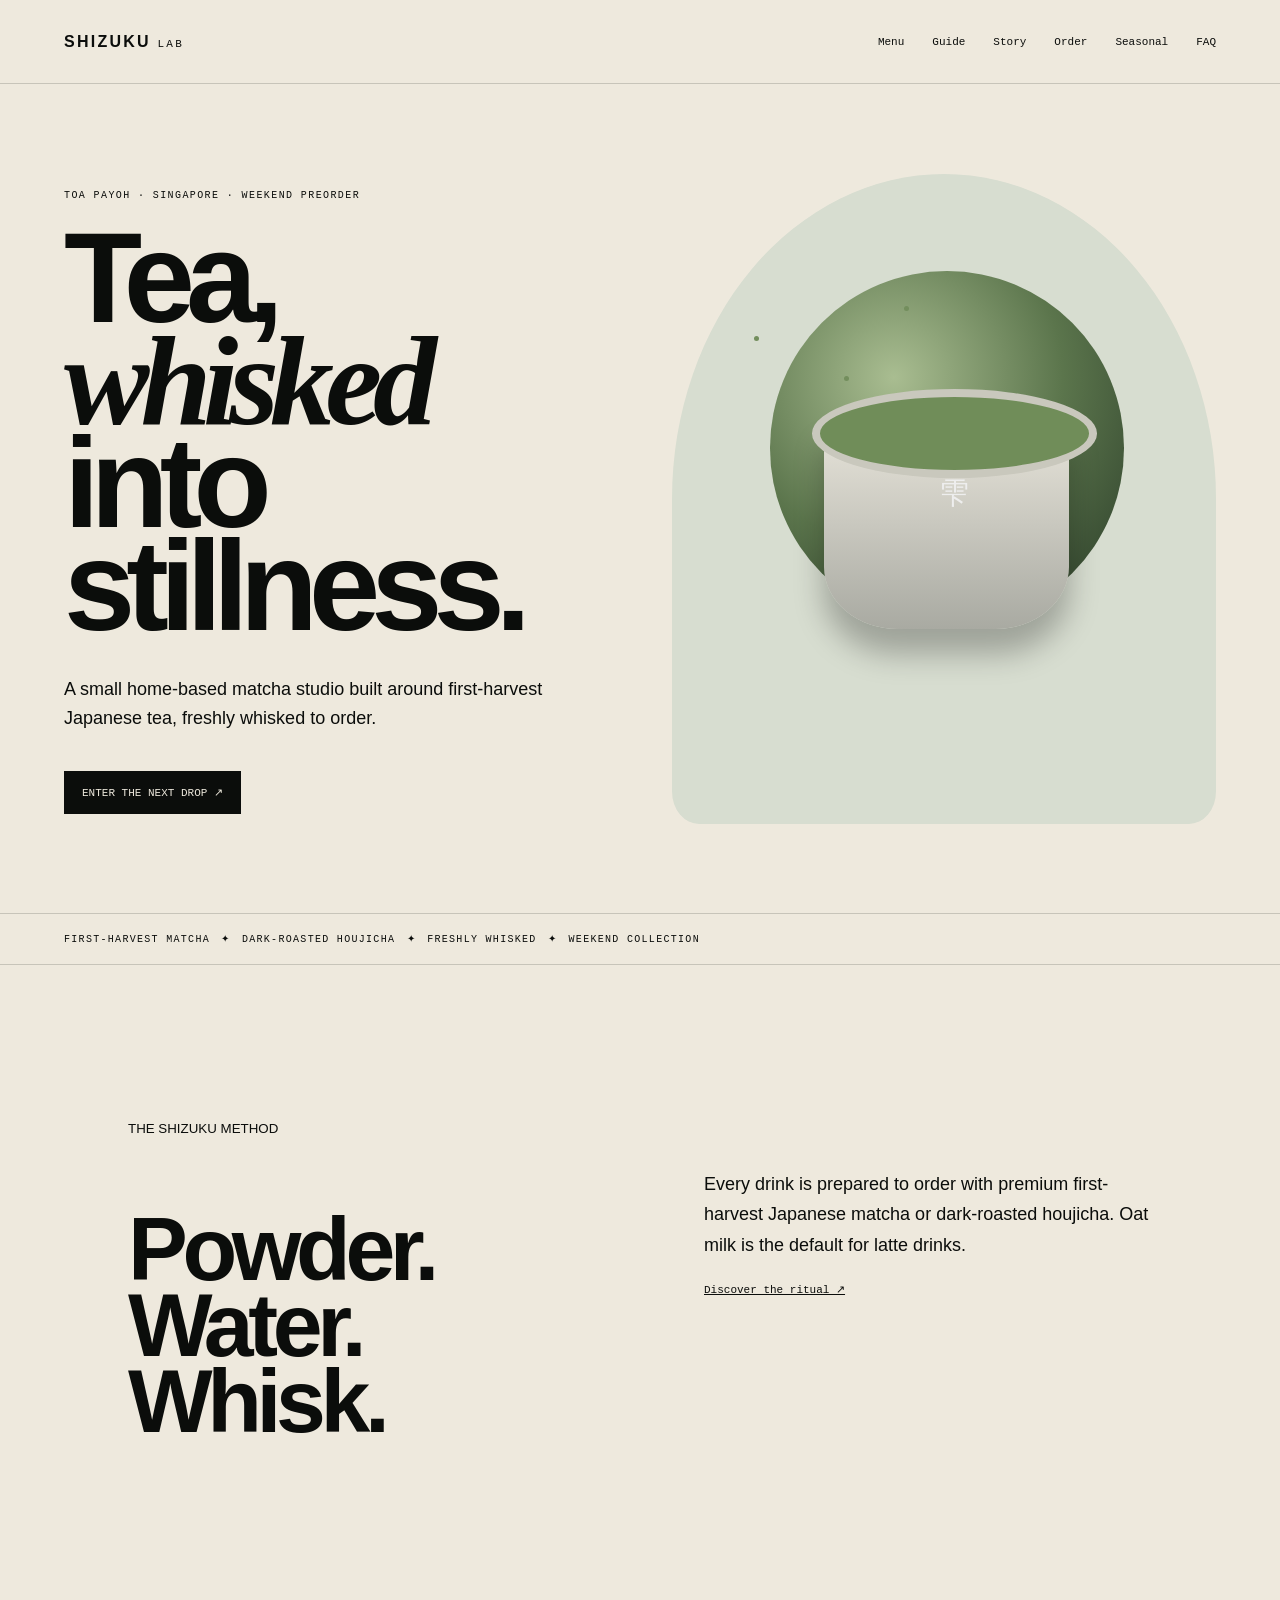
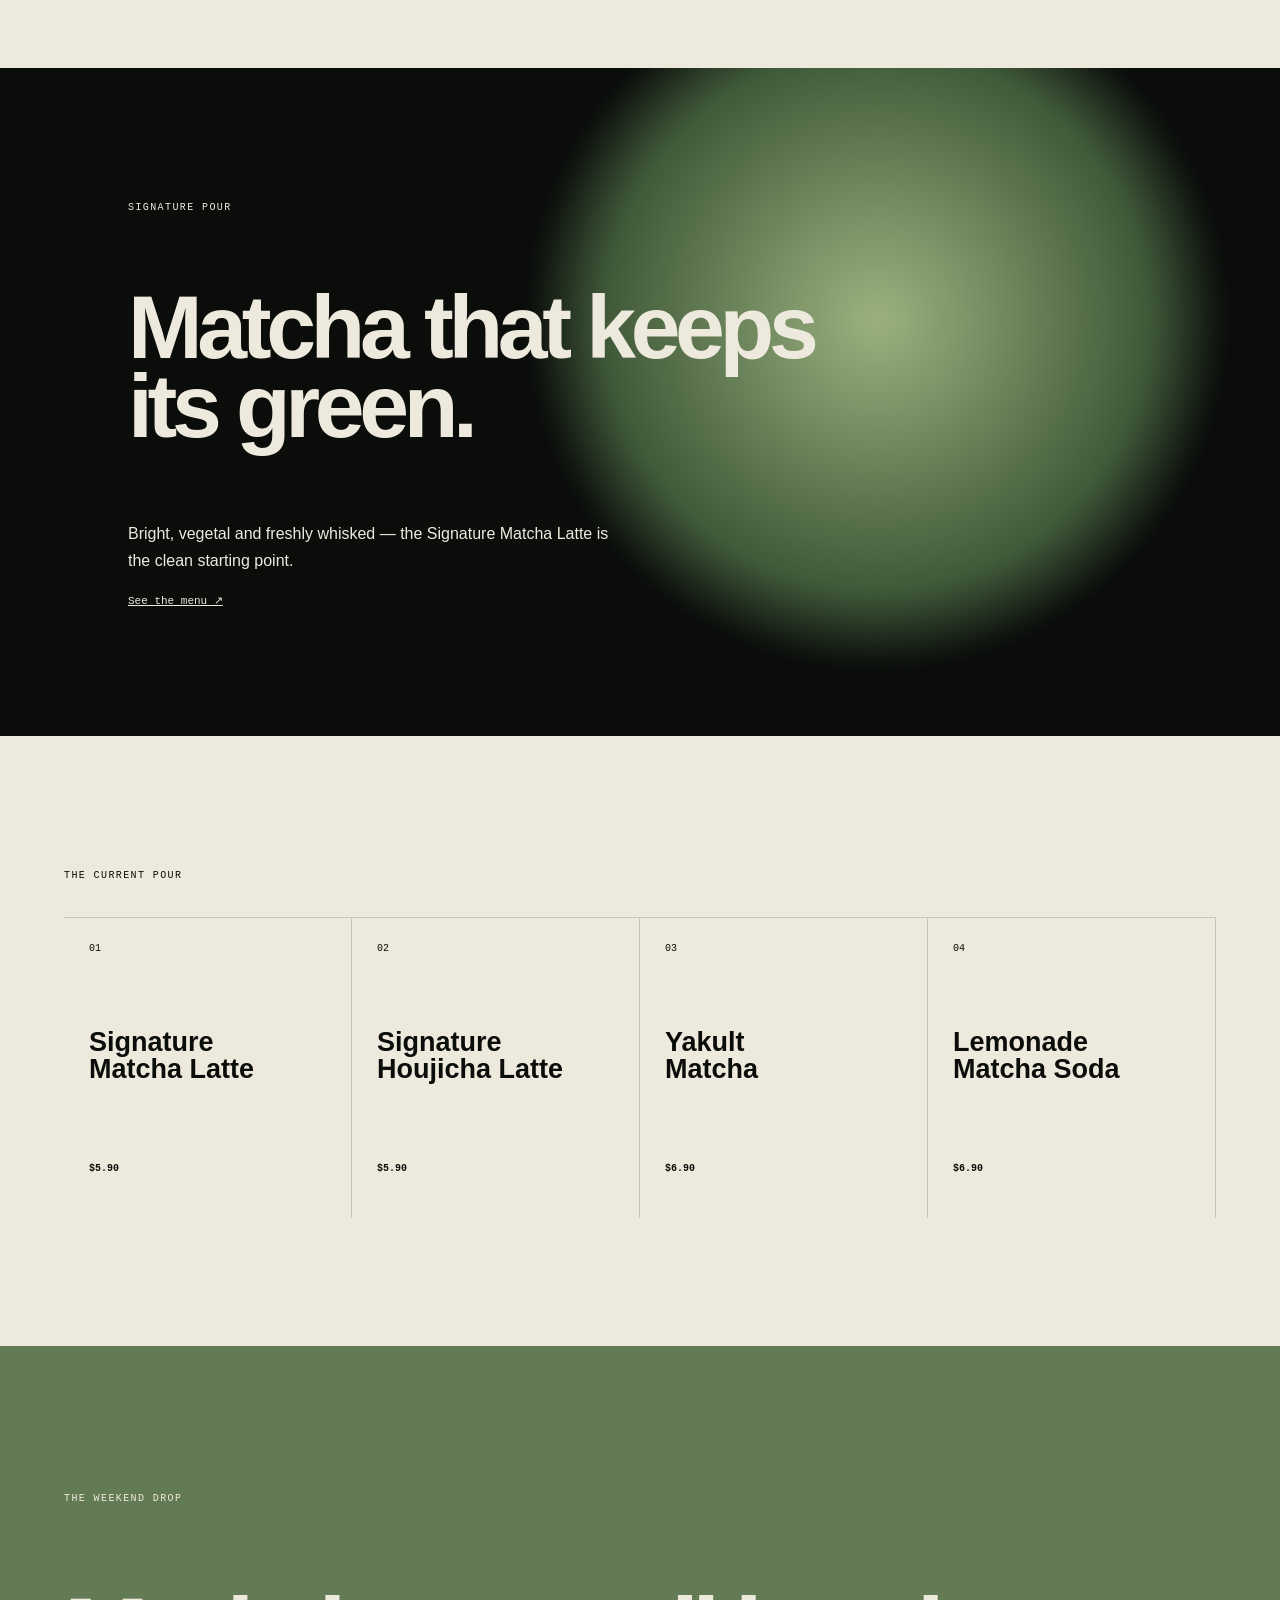
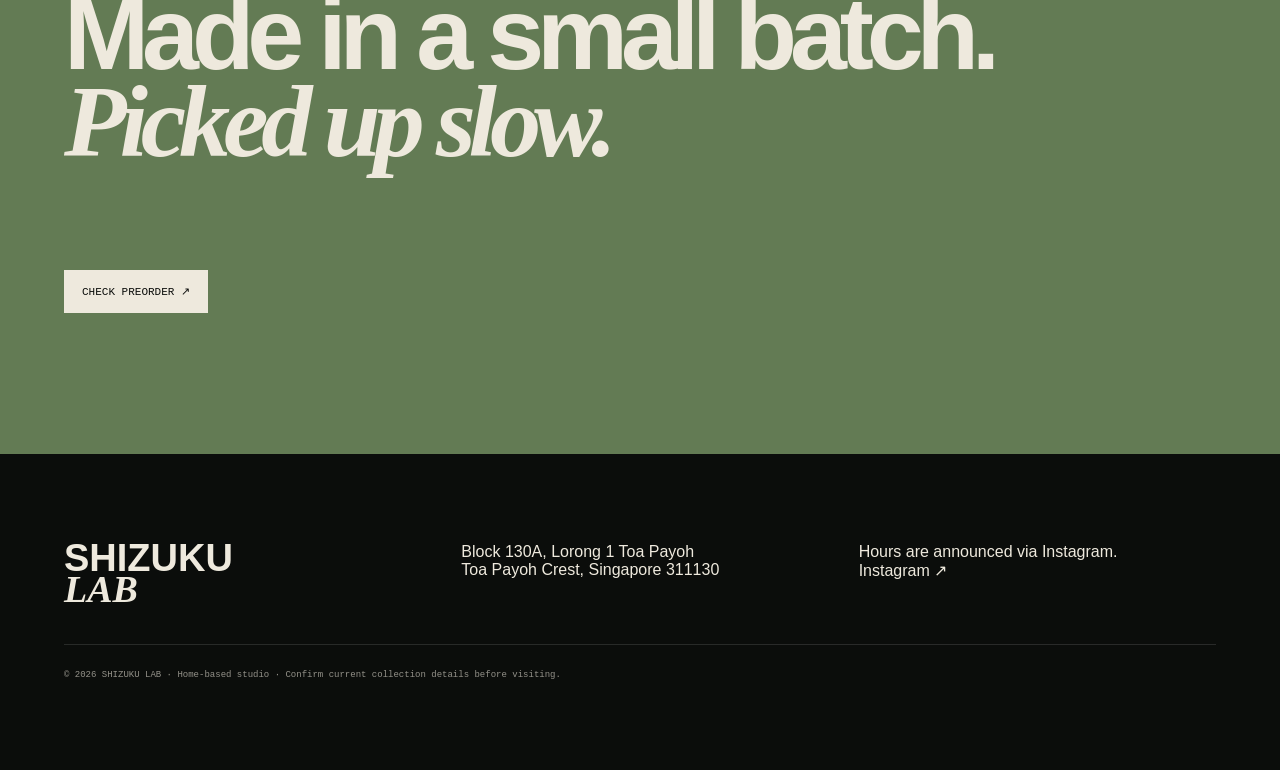
<file: index.html>
<!doctype html><html lang="en"><head><meta charset="utf-8"><meta name="viewport" content="width=device-width,initial-scale=1"><meta name="description" content="Shizuku Lab — freshly whisked Japanese matcha and dark-roasted houjicha in Toa Payoh, Singapore."><title>Shizuku Lab — Matcha Studio</title><link rel="stylesheet" href="css/style.css"></head><body><div class="loader">SHIZUKU LAB</div><header><a class="logo" href="index.html">SHIZUKU <b>LAB</b></a><button id="toggle">MENU</button><nav><a href="menu.html">Menu</a><a href="guide.html">Guide</a><a href="story.html">Story</a><a href="order.html">Order</a><a href="seasonal.html">Seasonal</a><a href="faq.html">FAQ</a></nav></header><main><section class="hero"><div><small>TOA PAYOH · SINGAPORE · WEEKEND PREORDER</small><h1>Tea,<br><i>whisked</i><br>into stillness.</h1><p>A small home-based matcha studio built around first-harvest Japanese tea, freshly whisked to order.</p><a class="btn" href="order.html">Enter the next drop ↗</a></div><div class="visual"><div class="tea"><span>雫</span></div><i></i></div></section><div class="ticker">FIRST-HARVEST MATCHA　✦　DARK-ROASTED HOUJICHA　✦　FRESHLY WHISKED　✦　WEEKEND COLLECTION</div><section class="split reveal"><div><small>THE SHIZUKU METHOD</small><h2>Powder.<br>Water.<br>Whisk.</h2></div><div><p>Every drink is prepared to order with premium first-harvest Japanese matcha or dark-roasted houjicha. Oat milk is the default for latte drinks.</p><a href="story.html">Discover the ritual ↗</a></div></section><section class="dark reveal"><div class="ink"></div><div><small>SIGNATURE POUR</small><h2>Matcha that keeps its green.</h2><p>Bright, vegetal and freshly whisked — the Signature Matcha Latte is the clean starting point.</p><a href="menu.html">See the menu ↗</a></div></section><section class="menu-preview reveal"><small>THE CURRENT POUR</small><div class="grid"><article>01<h3>Signature<br>Matcha Latte</h3><b>$5.90</b></article><article>02<h3>Signature<br>Houjicha Latte</h3><b>$5.90</b></article><article>03<h3>Yakult<br>Matcha</h3><b>$6.90</b></article><article>04<h3>Lemonade<br>Matcha Soda</h3><b>$6.90</b></article></div></section><section class="closing"><small>THE WEEKEND DROP</small><h2>Made in a small batch.<br><i>Picked up slow.</i></h2><a class="btn light" href="order.html">Check preorder ↗</a></section></main><footer><strong>SHIZUKU<br><i>LAB</i></strong><div>Block 130A, Lorong 1 Toa Payoh<br>Toa Payoh Crest, Singapore 311130</div><div>Hours are announced via Instagram.<br><a href="https://www.instagram.com/shizukulab.matcha/" target="_blank">Instagram ↗</a></div><small>© 2026 SHIZUKU LAB · Home-based studio · Confirm current collection details before visiting.</small></footer><script src="js/app.js"></script></body></html>
</file>
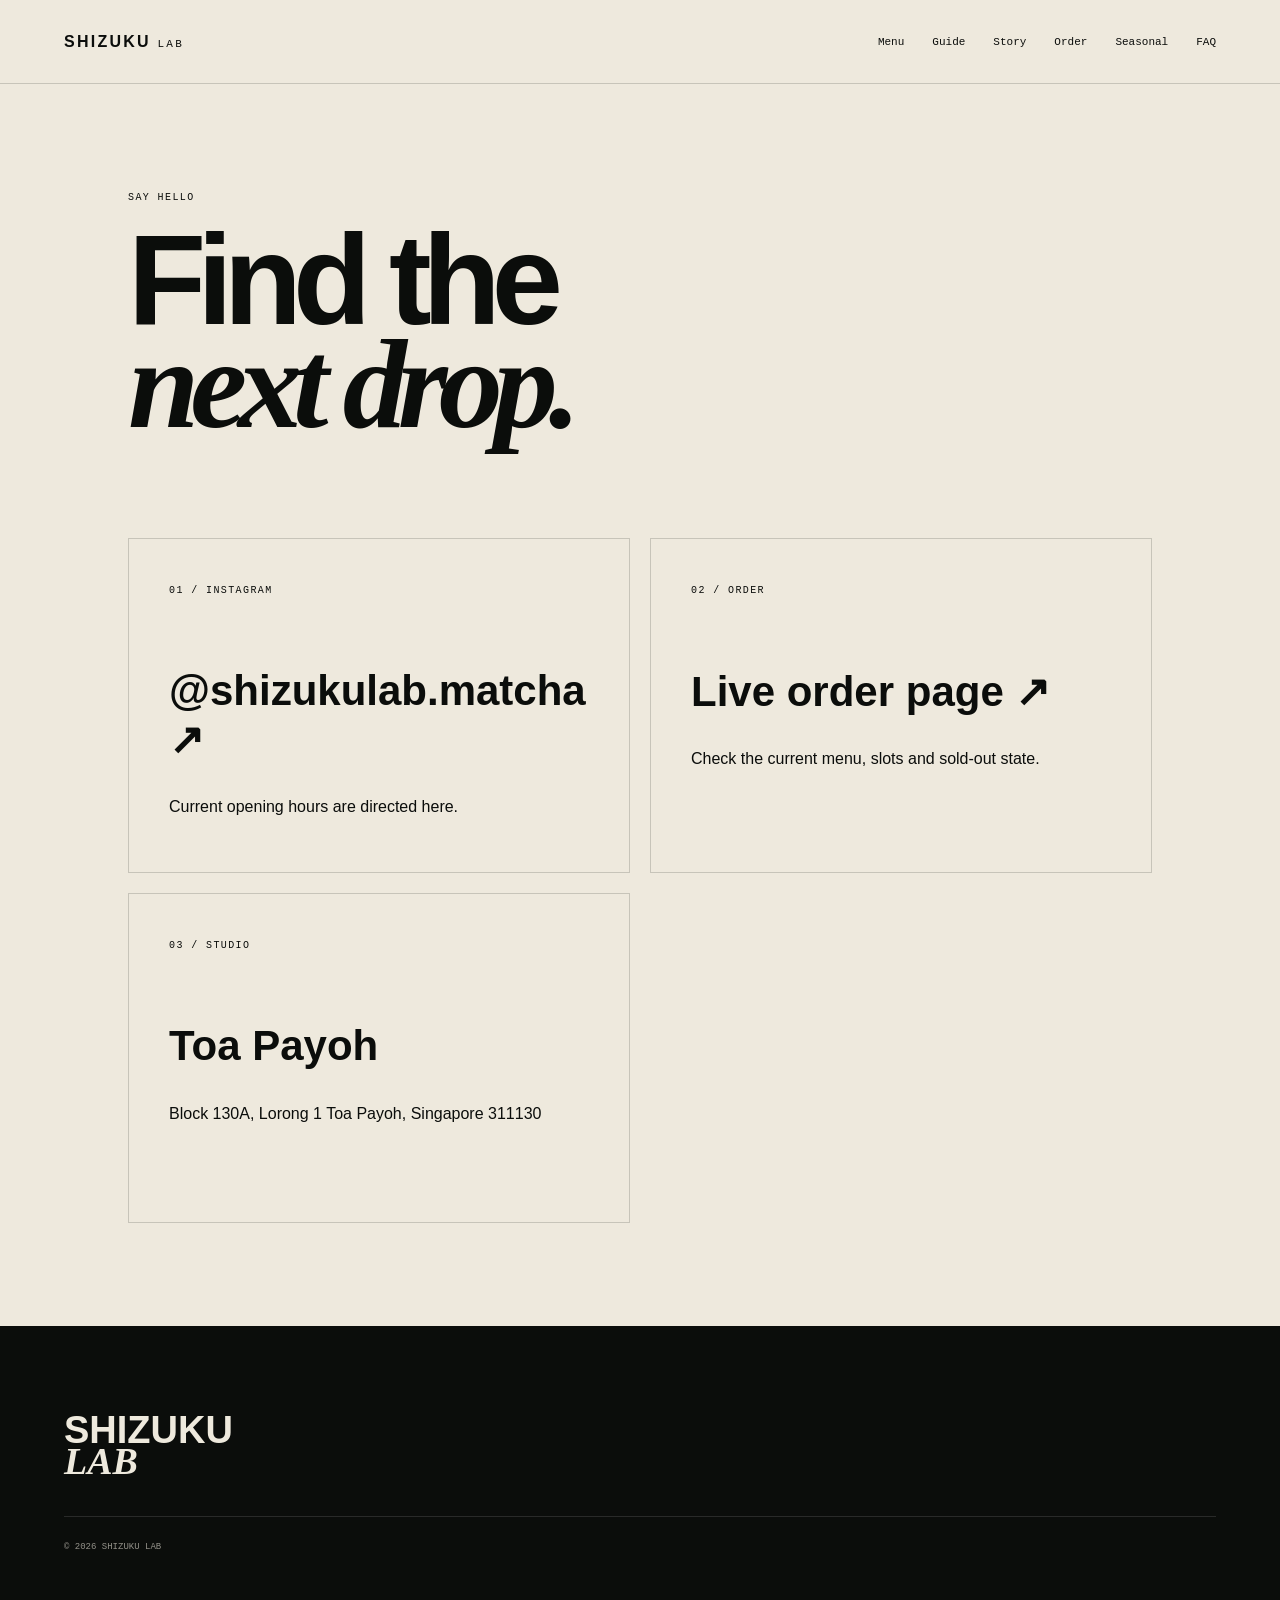
<file: contact.html>
<!doctype html><html><head><meta charset="utf-8"><meta name="viewport" content="width=device-width,initial-scale=1"><title>Contact — Shizuku Lab</title><link rel="stylesheet" href="css/style.css"></head><body><header><a class="logo" href="index.html">SHIZUKU <b>LAB</b></a><button id="toggle">MENU</button><nav><a href="menu.html">Menu</a><a href="guide.html">Guide</a><a href="story.html">Story</a><a href="order.html">Order</a><a href="seasonal.html">Seasonal</a><a href="faq.html">FAQ</a></nav></header><main class="inner"><small>SAY HELLO</small><h1>Find the<br><i>next drop.</i></h1><div class="cards"><a href="https://www.instagram.com/shizukulab.matcha/" target="_blank"><small>01 / INSTAGRAM</small><h2>@shizukulab.matcha ↗</h2><p>Current opening hours are directed here.</p></a><a href="https://shizuku-lab-order.vercel.app/order.html" target="_blank"><small>02 / ORDER</small><h2>Live order page ↗</h2><p>Check the current menu, slots and sold-out state.</p></a><div><small>03 / STUDIO</small><h2>Toa Payoh</h2><p>Block 130A, Lorong 1 Toa Payoh, Singapore 311130</p></div></div></main><footer><strong>SHIZUKU<br><i>LAB</i></strong><small>© 2026 SHIZUKU LAB</small></footer><script src="js/app.js"></script></body></html>
</file>
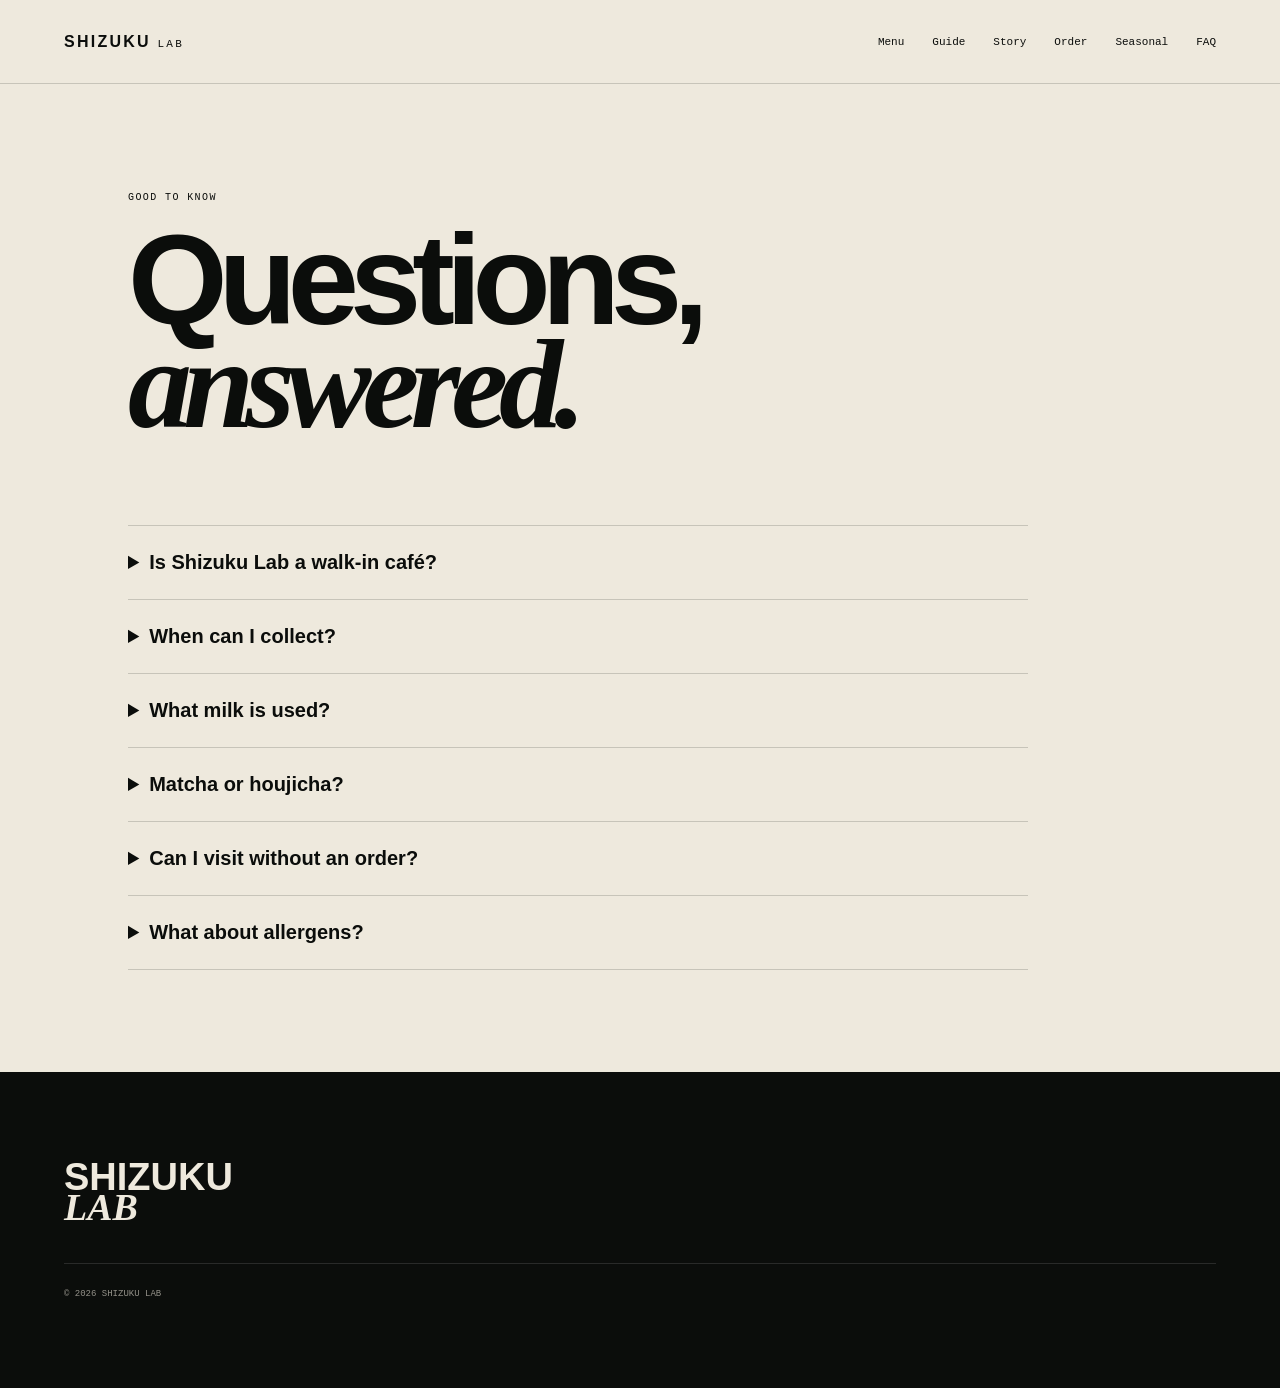
<file: faq.html>
<!doctype html><html><head><meta charset="utf-8"><meta name="viewport" content="width=device-width,initial-scale=1"><title>FAQ — Shizuku Lab</title><link rel="stylesheet" href="css/style.css"></head><body><header><a class="logo" href="index.html">SHIZUKU <b>LAB</b></a><button id="toggle">MENU</button><nav><a href="menu.html">Menu</a><a href="guide.html">Guide</a><a href="story.html">Story</a><a href="order.html">Order</a><a href="seasonal.html">Seasonal</a><a href="faq.html">FAQ</a></nav></header><main class="inner"><small>GOOD TO KNOW</small><h1>Questions,<br><i>answered.</i></h1><div class="faq"><details><summary>Is Shizuku Lab a walk-in café?</summary><p>No. It is a home-based studio operating through preorder and self-collection.</p></details><details><summary>When can I collect?</summary><p>The studio operates on weekend preorder collections. Current hours are directed to Instagram and the live order flow.</p></details><details><summary>What milk is used?</summary><p>Oat milk is the default for latte drinks.</p></details><details><summary>Matcha or houjicha?</summary><p>The studio specialises in first-harvest Japanese matcha and dark-roasted houjicha.</p></details><details><summary>Can I visit without an order?</summary><p>Please don't. Collection should be tied to a confirmed preorder and its stated window.</p></details><details><summary>What about allergens?</summary><p>Ingredients vary by drink and seasonal release. Review the current order information and contact the studio through its active channel if you have an allergy.</p></details></div></main><footer><strong>SHIZUKU<br><i>LAB</i></strong><small>© 2026 SHIZUKU LAB</small></footer><script src="js/app.js"></script></body></html>
</file>
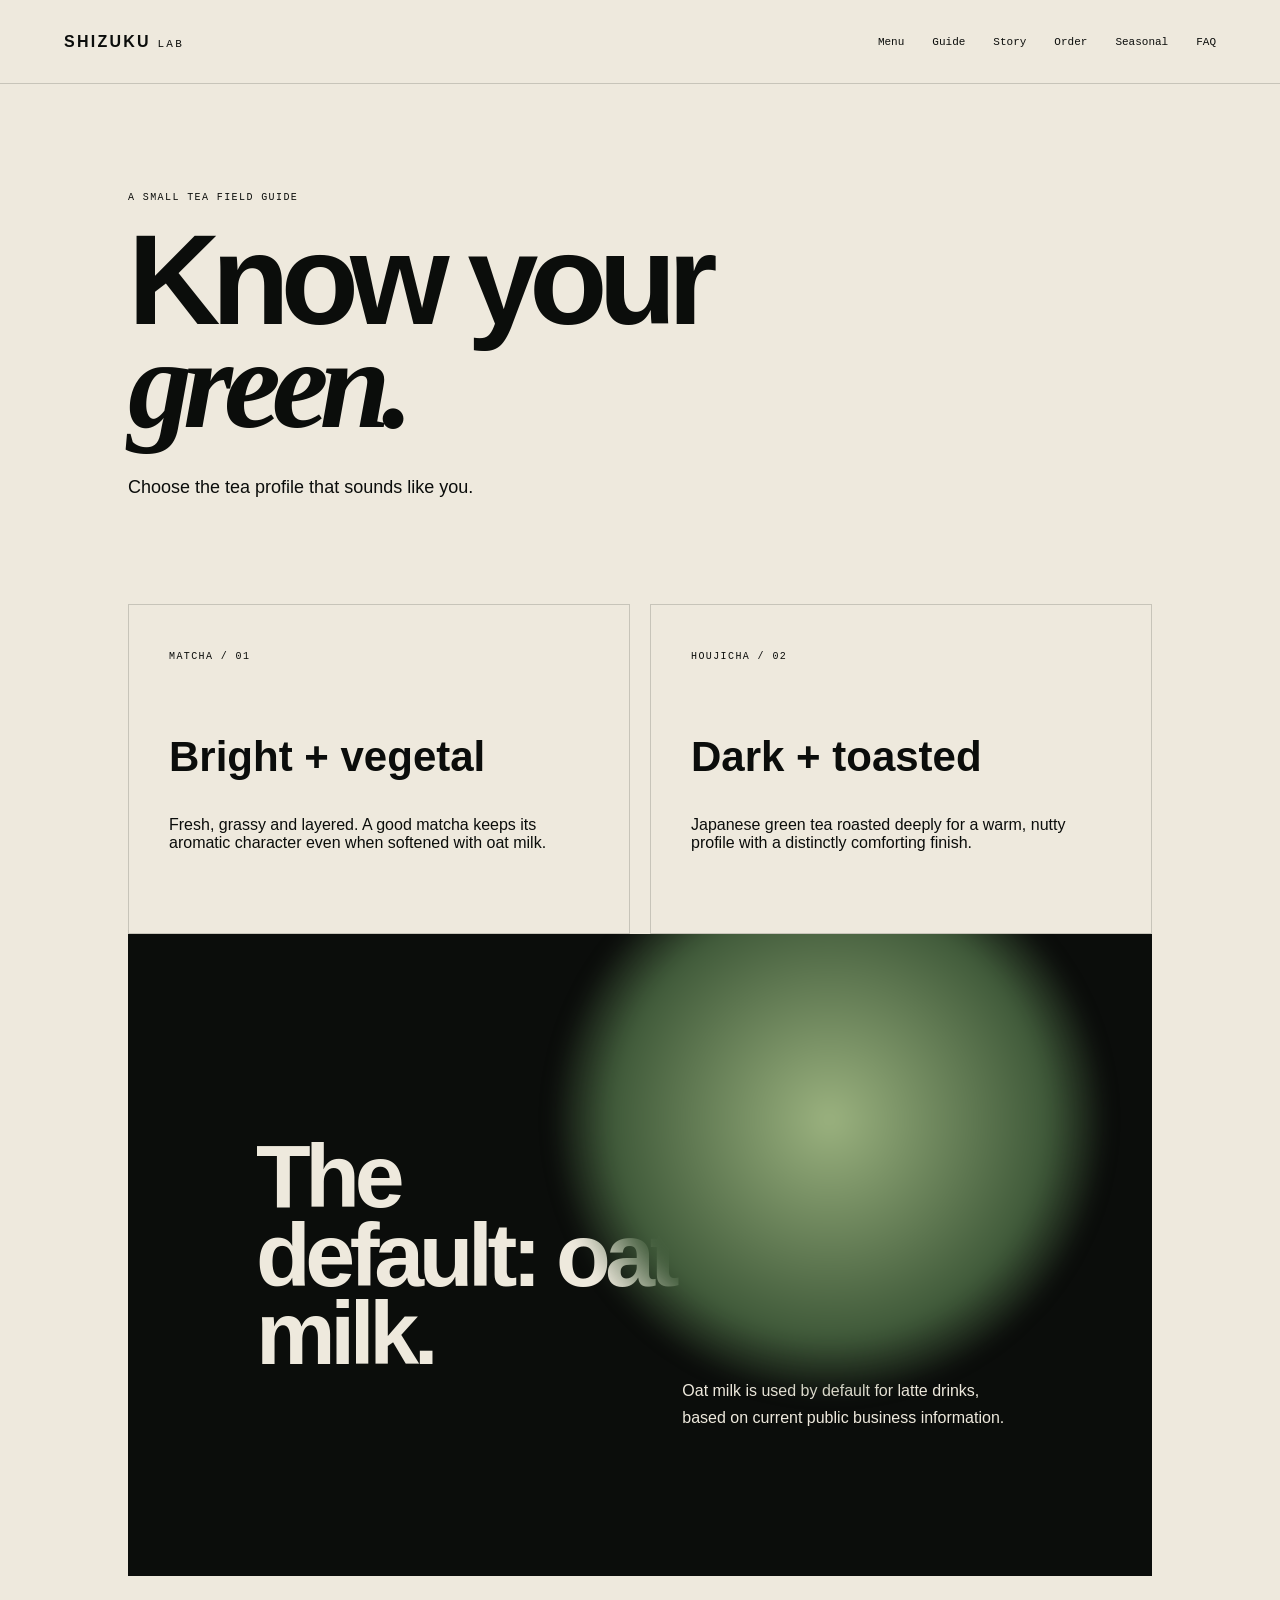
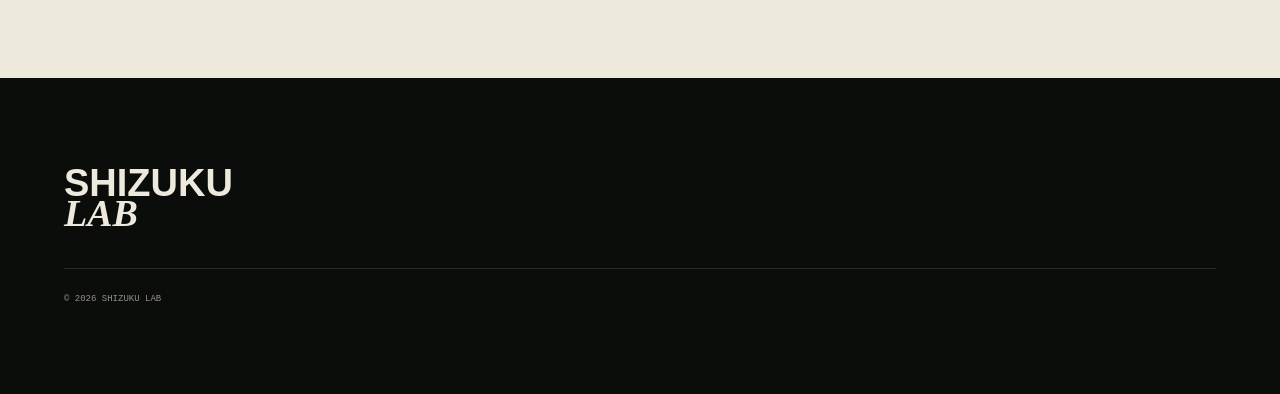
<file: guide.html>
<!doctype html><html><head><meta charset="utf-8"><meta name="viewport" content="width=device-width,initial-scale=1"><title>Matcha Guide — Shizuku Lab</title><link rel="stylesheet" href="css/style.css"></head><body><header><a class="logo" href="index.html">SHIZUKU <b>LAB</b></a><button id="toggle">MENU</button><nav><a href="menu.html">Menu</a><a href="guide.html">Guide</a><a href="story.html">Story</a><a href="order.html">Order</a><a href="seasonal.html">Seasonal</a><a href="faq.html">FAQ</a></nav></header><main class="inner"><small>A SMALL TEA FIELD GUIDE</small><h1>Know your<br><i>green.</i></h1><p>Choose the tea profile that sounds like you.</p><div class="cards reveal"><article><small>MATCHA / 01</small><h2>Bright + vegetal</h2><p>Fresh, grassy and layered. A good matcha keeps its aromatic character even when softened with oat milk.</p></article><article><small>HOUJICHA / 02</small><h2>Dark + toasted</h2><p>Japanese green tea roasted deeply for a warm, nutty profile with a distinctly comforting finish.</p></article></div><section class="dark"><h2>The default: oat milk.</h2><p>Oat milk is used by default for latte drinks, based on current public business information.</p></section></main><footer><strong>SHIZUKU<br><i>LAB</i></strong><small>© 2026 SHIZUKU LAB</small></footer><script src="js/app.js"></script></body></html>
</file>
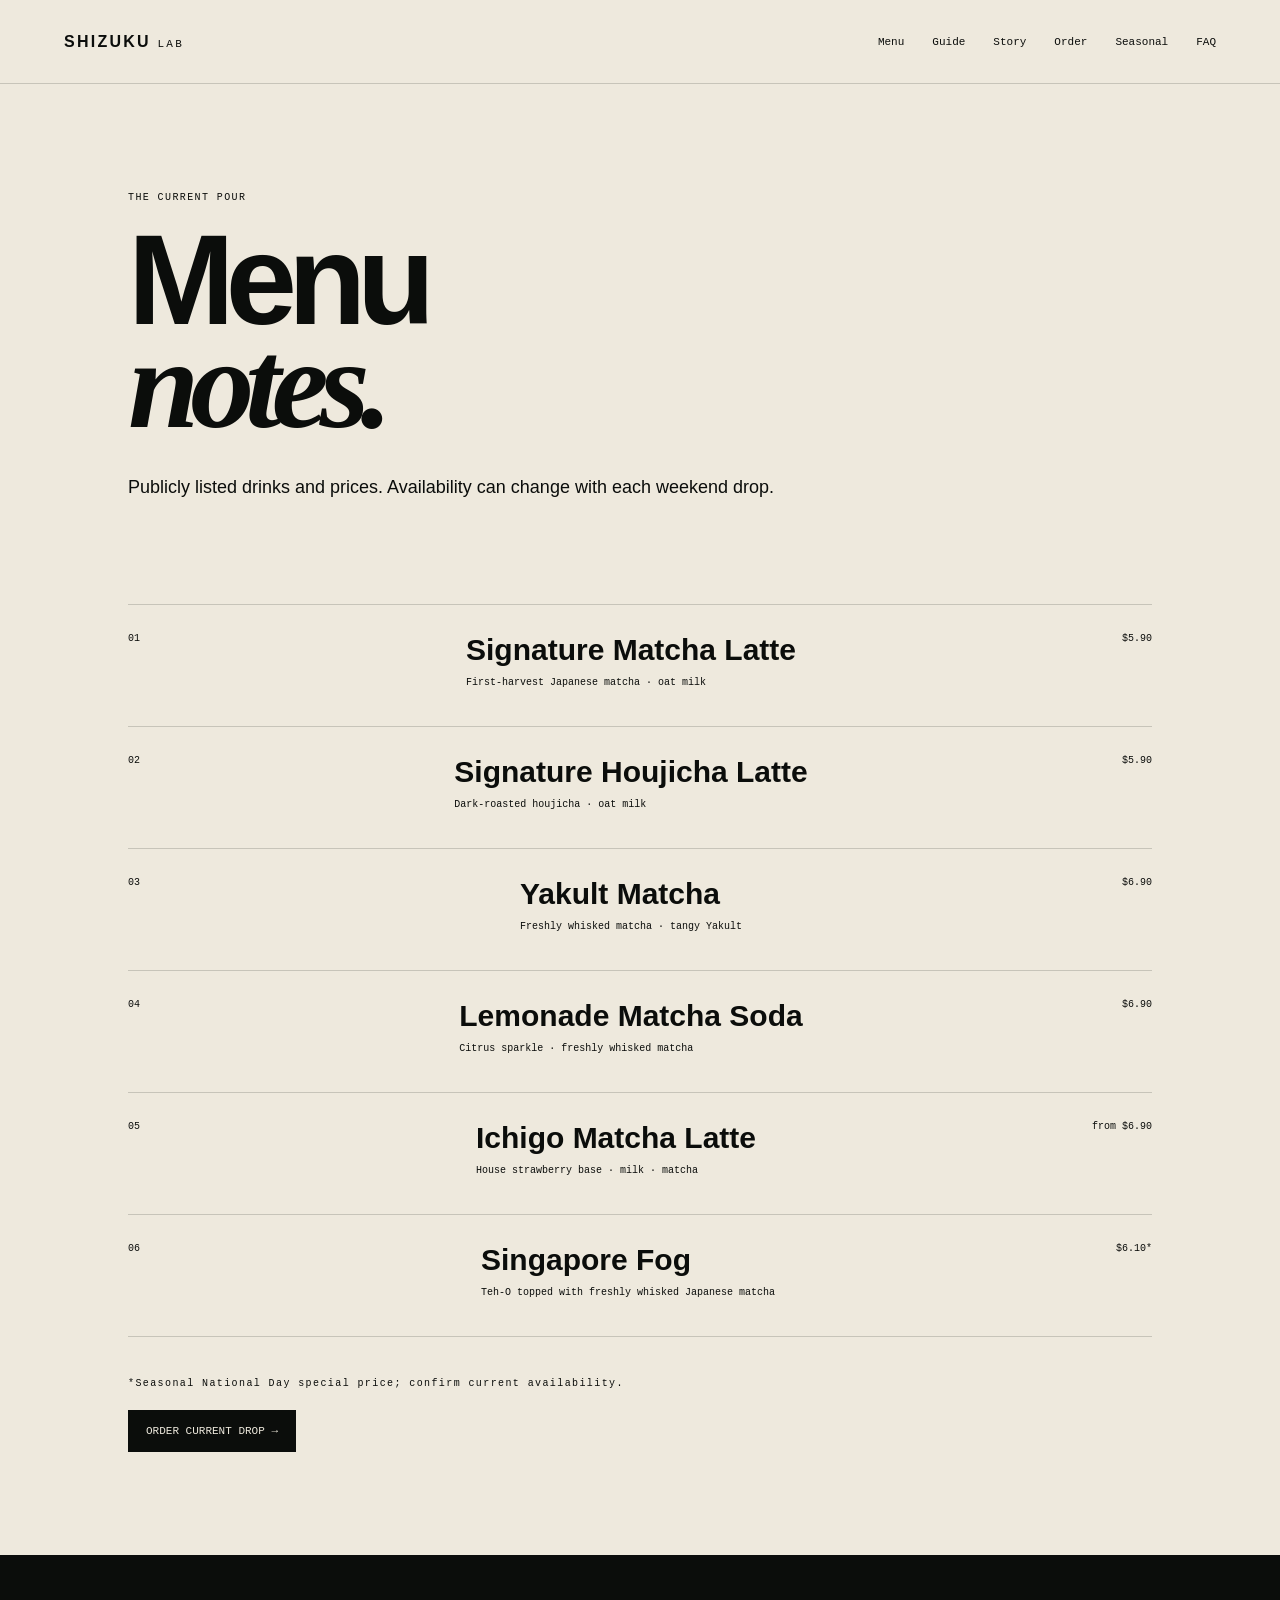
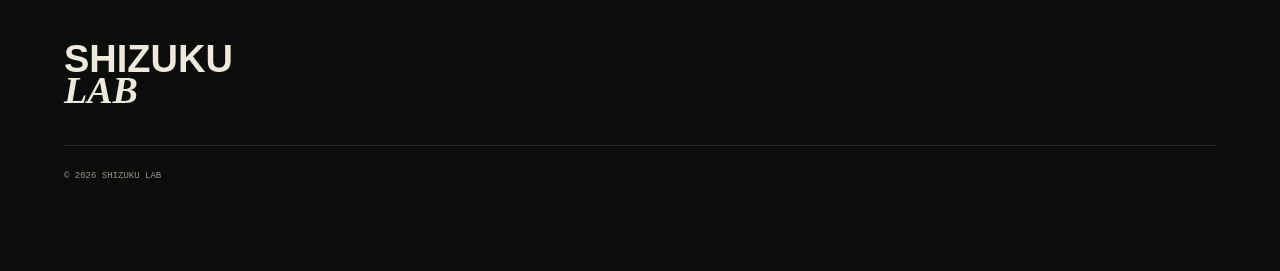
<file: menu.html>
<!doctype html><html><head><meta charset="utf-8"><meta name="viewport" content="width=device-width,initial-scale=1"><title>Menu — Shizuku Lab</title><link rel="stylesheet" href="css/style.css"></head><body><header><a class="logo" href="index.html">SHIZUKU <b>LAB</b></a><button id="toggle">MENU</button><nav><a href="menu.html">Menu</a><a href="guide.html">Guide</a><a href="story.html">Story</a><a href="order.html">Order</a><a href="seasonal.html">Seasonal</a><a href="faq.html">FAQ</a></nav></header><main class="inner"><small>THE CURRENT POUR</small><h1>Menu<br><i>notes.</i></h1><p>Publicly listed drinks and prices. Availability can change with each weekend drop.</p><div class="menu-list"><article><span>01</span><div><h2>Signature Matcha Latte</h2><p>First-harvest Japanese matcha · oat milk</p></div><b>$5.90</b></article><article><span>02</span><div><h2>Signature Houjicha Latte</h2><p>Dark-roasted houjicha · oat milk</p></div><b>$5.90</b></article><article><span>03</span><div><h2>Yakult Matcha</h2><p>Freshly whisked matcha · tangy Yakult</p></div><b>$6.90</b></article><article><span>04</span><div><h2>Lemonade Matcha Soda</h2><p>Citrus sparkle · freshly whisked matcha</p></div><b>$6.90</b></article><article><span>05</span><div><h2>Ichigo Matcha Latte</h2><p>House strawberry base · milk · matcha</p></div><b>from $6.90</b></article><article><span>06</span><div><h2>Singapore Fog</h2><p>Teh-O topped with freshly whisked Japanese matcha</p></div><b>$6.10*</b></article></div><small>*Seasonal National Day special price; confirm current availability.</small><br><a class="btn" href="order.html">Order current drop →</a></main><footer><strong>SHIZUKU<br><i>LAB</i></strong><small>© 2026 SHIZUKU LAB</small></footer><script src="js/app.js"></script></body></html>
</file>
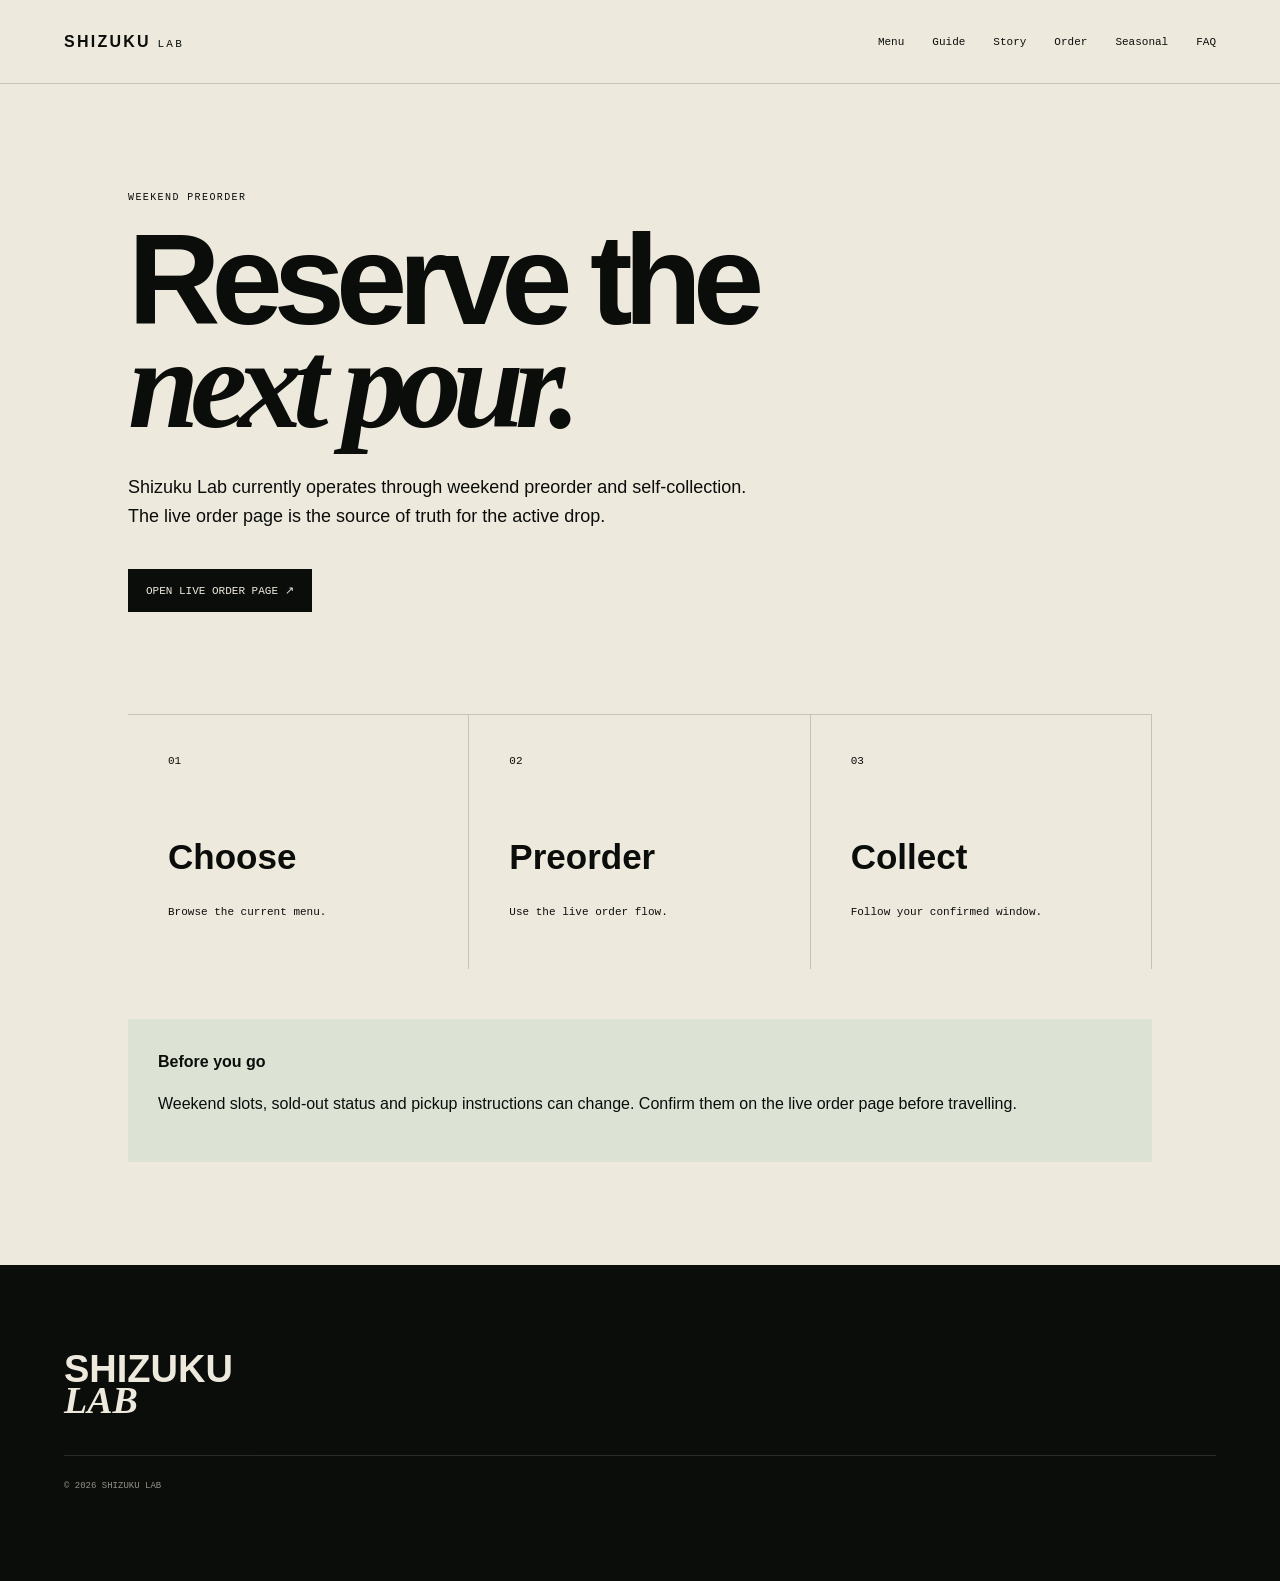
<file: order.html>
<!doctype html><html><head><meta charset="utf-8"><meta name="viewport" content="width=device-width,initial-scale=1"><title>Order — Shizuku Lab</title><link rel="stylesheet" href="css/style.css"></head><body><header><a class="logo" href="index.html">SHIZUKU <b>LAB</b></a><button id="toggle">MENU</button><nav><a href="menu.html">Menu</a><a href="guide.html">Guide</a><a href="story.html">Story</a><a href="order.html">Order</a><a href="seasonal.html">Seasonal</a><a href="faq.html">FAQ</a></nav></header><main class="inner"><small>WEEKEND PREORDER</small><h1>Reserve the<br><i>next pour.</i></h1><p>Shizuku Lab currently operates through weekend preorder and self-collection. The live order page is the source of truth for the active drop.</p><a class="btn" href="https://shizuku-lab-order.vercel.app/order.html" target="_blank">Open live order page ↗</a><div class="steps reveal"><div>01<h2>Choose</h2><p>Browse the current menu.</p></div><div>02<h2>Preorder</h2><p>Use the live order flow.</p></div><div>03<h2>Collect</h2><p>Follow your confirmed window.</p></div></div><section class="notice"><b>Before you go</b><p>Weekend slots, sold-out status and pickup instructions can change. Confirm them on the live order page before travelling.</p></section></main><footer><strong>SHIZUKU<br><i>LAB</i></strong><small>© 2026 SHIZUKU LAB</small></footer><script src="js/app.js"></script></body></html>
</file>
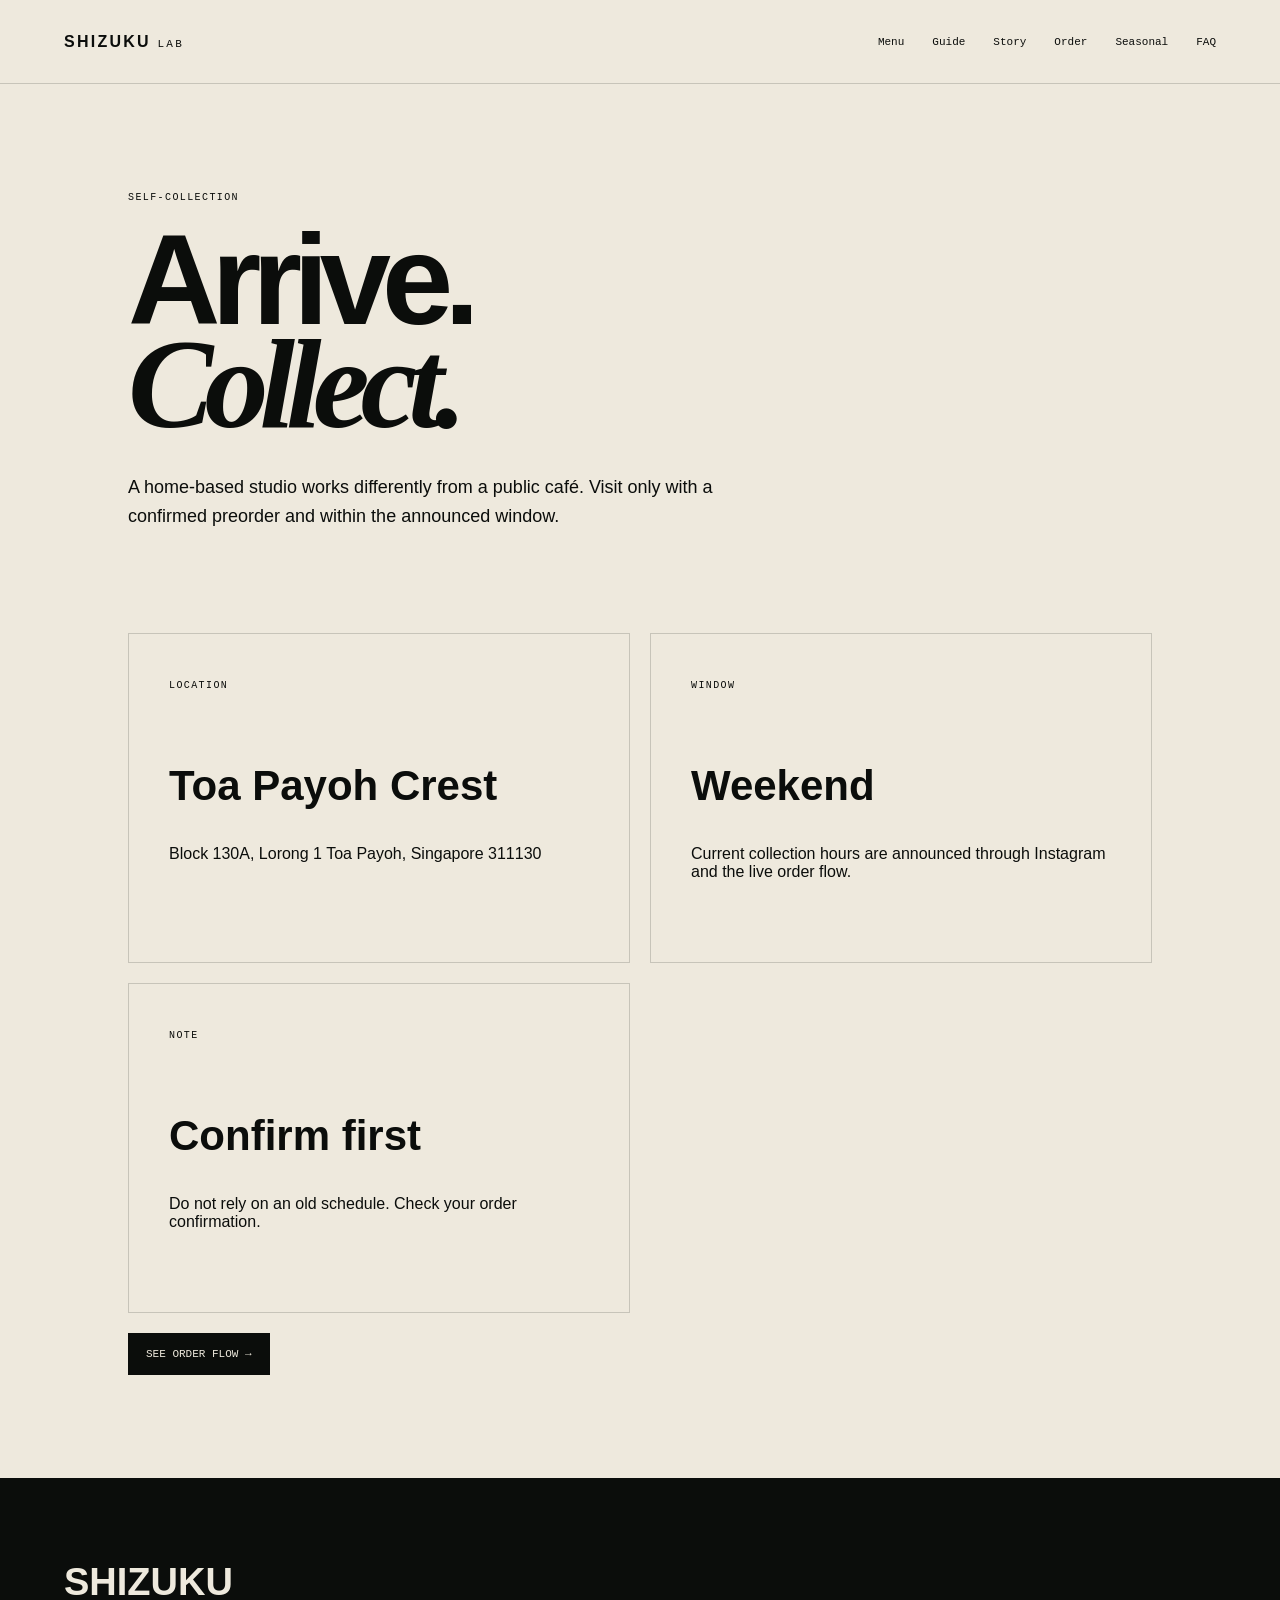
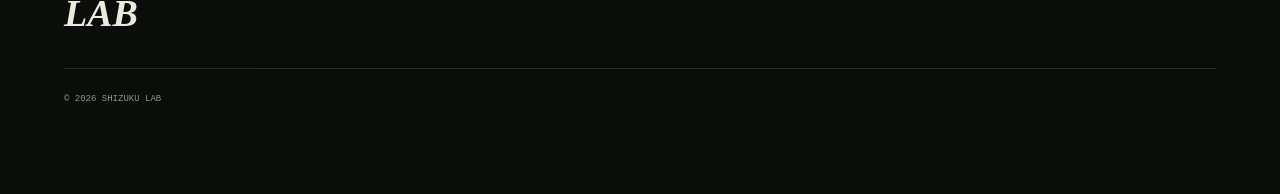
<file: pickup.html>
<!doctype html><html><head><meta charset="utf-8"><meta name="viewport" content="width=device-width,initial-scale=1"><title>Pickup — Shizuku Lab</title><link rel="stylesheet" href="css/style.css"></head><body><header><a class="logo" href="index.html">SHIZUKU <b>LAB</b></a><button id="toggle">MENU</button><nav><a href="menu.html">Menu</a><a href="guide.html">Guide</a><a href="story.html">Story</a><a href="order.html">Order</a><a href="seasonal.html">Seasonal</a><a href="faq.html">FAQ</a></nav></header><main class="inner"><small>SELF-COLLECTION</small><h1>Arrive.<br><i>Collect.</i></h1><p>A home-based studio works differently from a public café. Visit only with a confirmed preorder and within the announced window.</p><div class="cards reveal"><article><small>LOCATION</small><h2>Toa Payoh Crest</h2><p>Block 130A, Lorong 1 Toa Payoh, Singapore 311130</p></article><article><small>WINDOW</small><h2>Weekend</h2><p>Current collection hours are announced through Instagram and the live order flow.</p></article><article><small>NOTE</small><h2>Confirm first</h2><p>Do not rely on an old schedule. Check your order confirmation.</p></article></div><a class="btn" href="order.html">See order flow →</a></main><footer><strong>SHIZUKU<br><i>LAB</i></strong><small>© 2026 SHIZUKU LAB</small></footer><script src="js/app.js"></script></body></html>
</file>
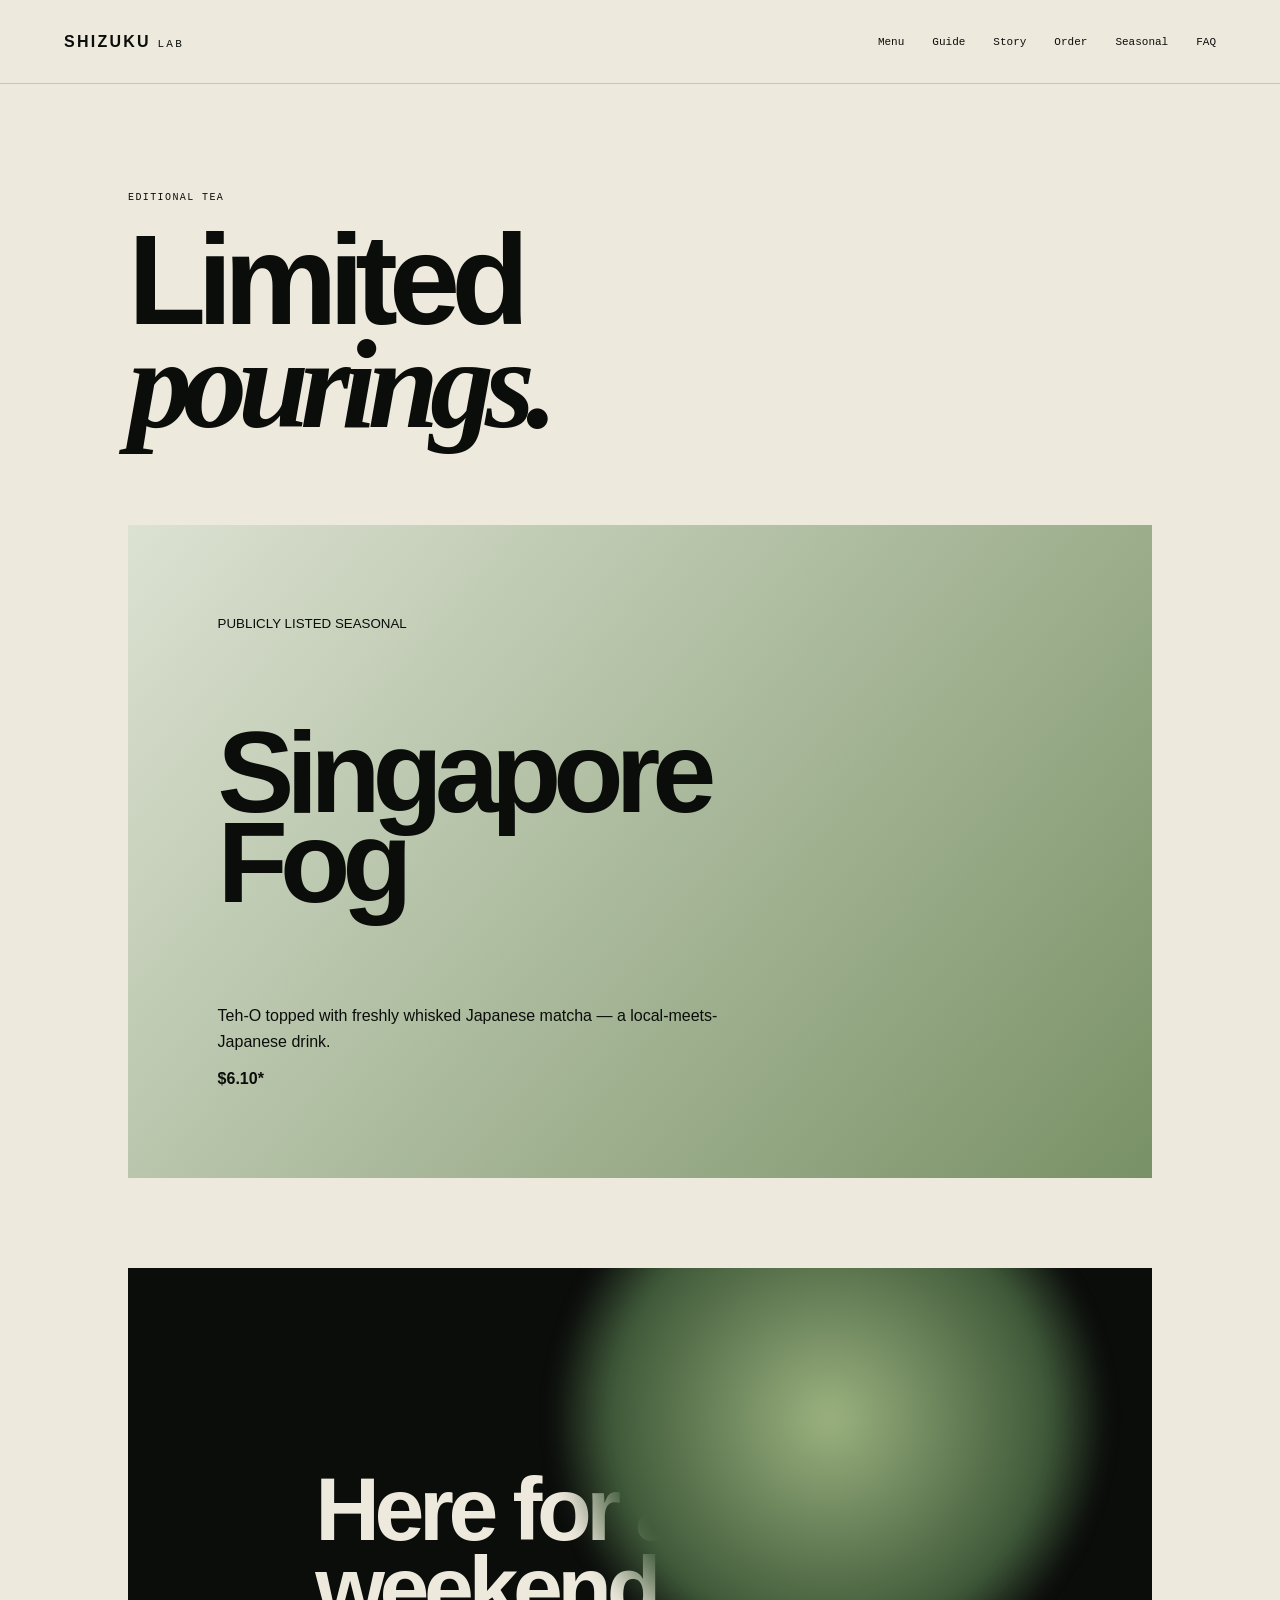
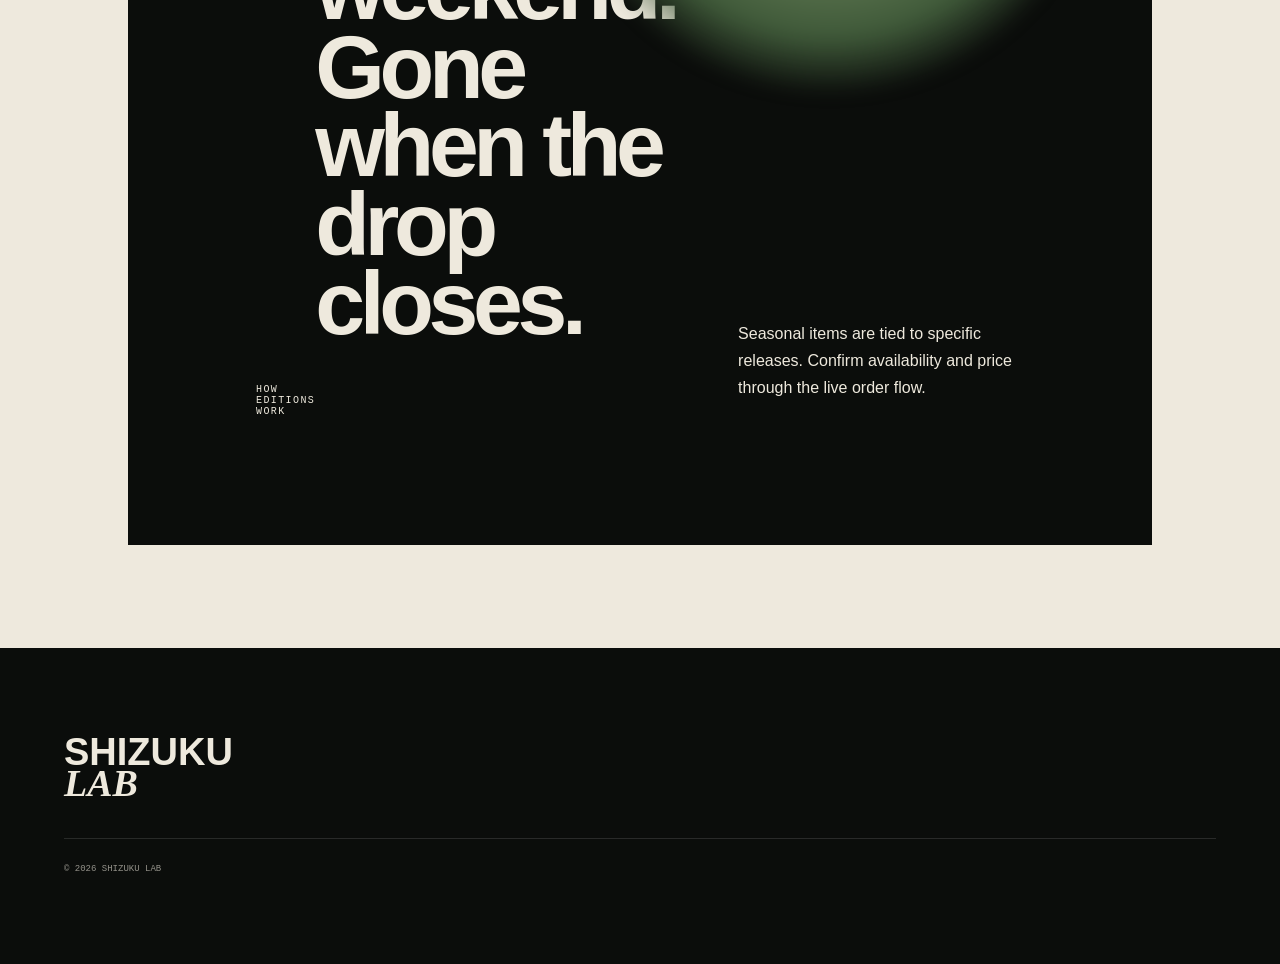
<file: seasonal.html>
<!doctype html><html><head><meta charset="utf-8"><meta name="viewport" content="width=device-width,initial-scale=1"><title>Seasonal Editions — Shizuku Lab</title><link rel="stylesheet" href="css/style.css"></head><body><header><a class="logo" href="index.html">SHIZUKU <b>LAB</b></a><button id="toggle">MENU</button><nav><a href="menu.html">Menu</a><a href="guide.html">Guide</a><a href="story.html">Story</a><a href="order.html">Order</a><a href="seasonal.html">Seasonal</a><a href="faq.html">FAQ</a></nav></header><main class="inner"><small>EDITIONAL TEA</small><h1>Limited<br><i>pourings.</i></h1><section class="season reveal"><small>PUBLICLY LISTED SEASONAL</small><h2>Singapore<br>Fog</h2><p>Teh-O topped with freshly whisked Japanese matcha — a local-meets-Japanese drink.</p><b>$6.10*</b></section><section class="dark"><small>HOW EDITIONS WORK</small><h2>Here for a weekend.<br>Gone when the drop closes.</h2><p>Seasonal items are tied to specific releases. Confirm availability and price through the live order flow.</p></section></main><footer><strong>SHIZUKU<br><i>LAB</i></strong><small>© 2026 SHIZUKU LAB</small></footer><script src="js/app.js"></script></body></html>
</file>
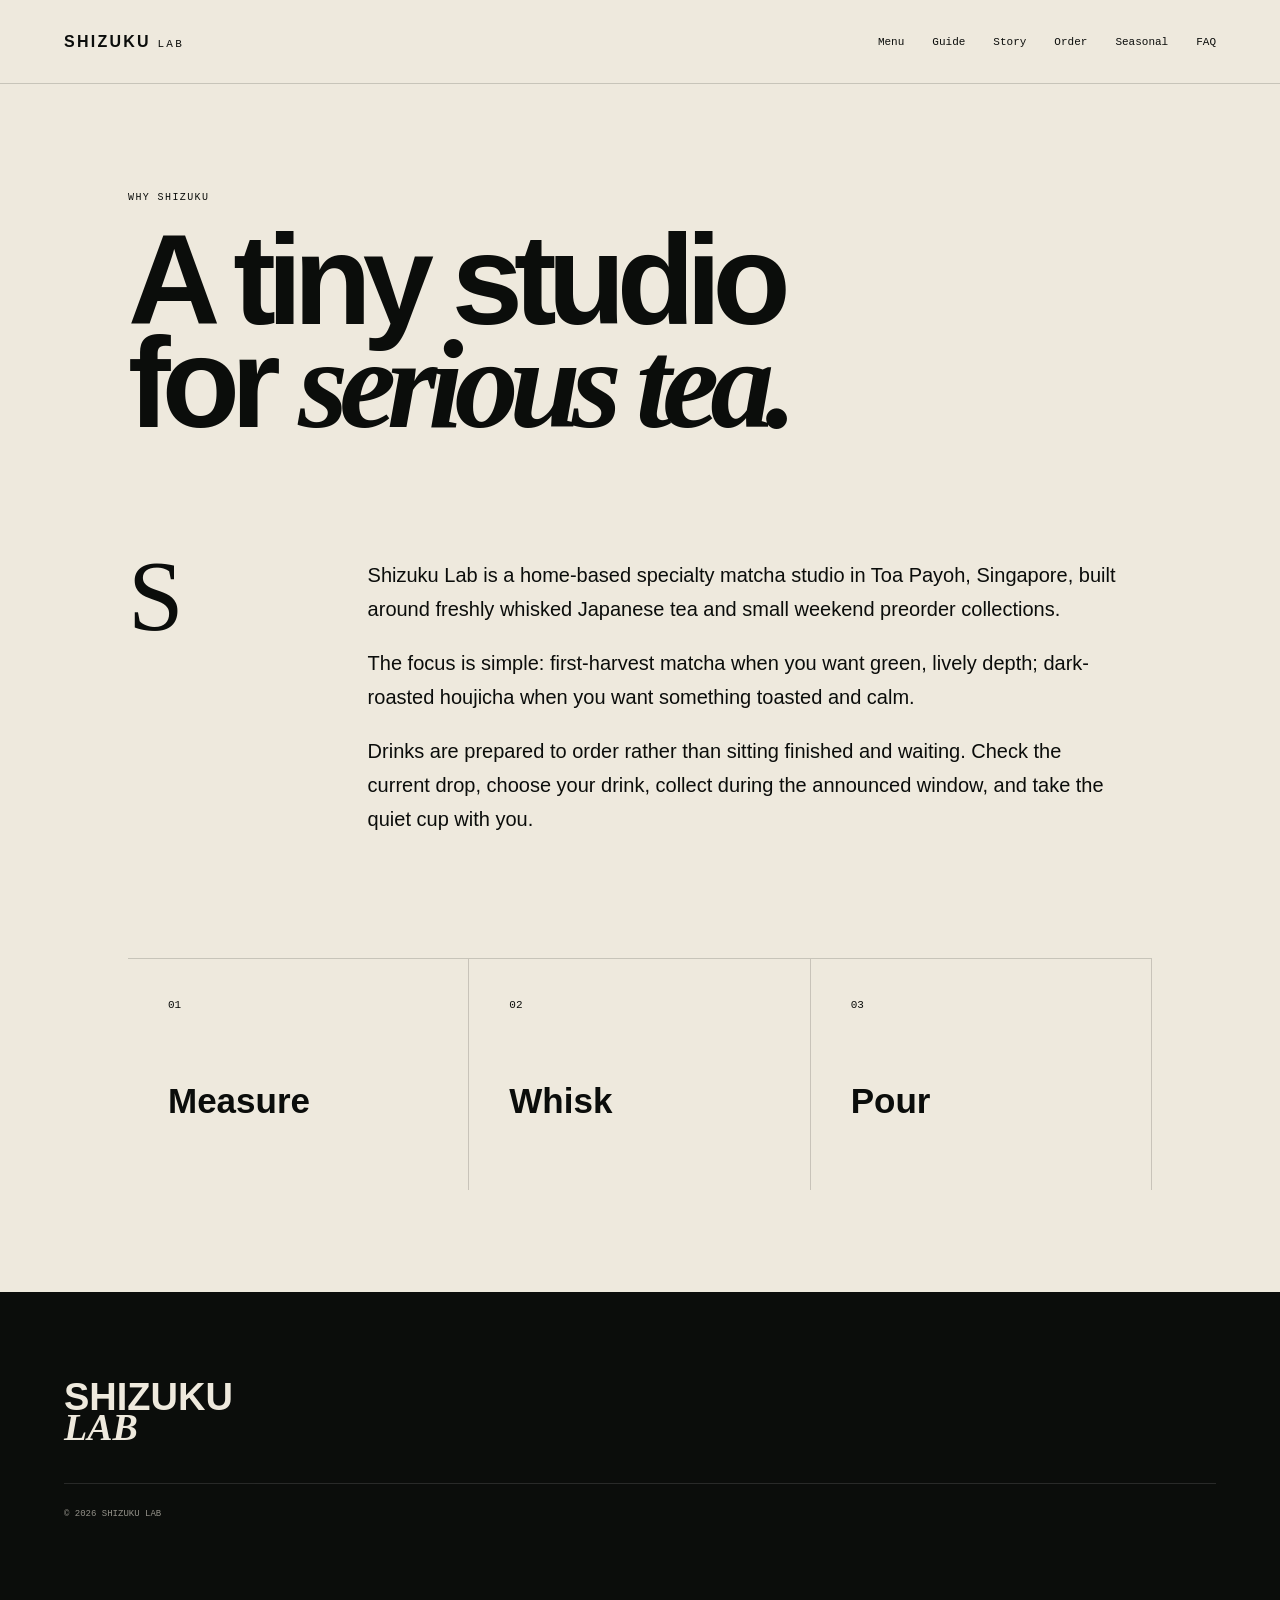
<file: story.html>
<!doctype html><html><head><meta charset="utf-8"><meta name="viewport" content="width=device-width,initial-scale=1"><title>Story — Shizuku Lab</title><link rel="stylesheet" href="css/style.css"></head><body><header><a class="logo" href="index.html">SHIZUKU <b>LAB</b></a><button id="toggle">MENU</button><nav><a href="menu.html">Menu</a><a href="guide.html">Guide</a><a href="story.html">Story</a><a href="order.html">Order</a><a href="seasonal.html">Seasonal</a><a href="faq.html">FAQ</a></nav></header><main class="inner"><small>WHY SHIZUKU</small><h1>A tiny studio<br>for <i>serious tea.</i></h1><section class="story reveal"><p>S</p><div><p>Shizuku Lab is a home-based specialty matcha studio in Toa Payoh, Singapore, built around freshly whisked Japanese tea and small weekend preorder collections.</p><p>The focus is simple: first-harvest matcha when you want green, lively depth; dark-roasted houjicha when you want something toasted and calm.</p><p>Drinks are prepared to order rather than sitting finished and waiting. Check the current drop, choose your drink, collect during the announced window, and take the quiet cup with you.</p></div></section><div class="steps"><div>01<h2>Measure</h2></div><div>02<h2>Whisk</h2></div><div>03<h2>Pour</h2></div></div></main><footer><strong>SHIZUKU<br><i>LAB</i></strong><small>© 2026 SHIZUKU LAB</small></footer><script src="js/app.js"></script></body></html>
</file>
<file: css/style.css>
:root{--ink:#0b0d0b;--paper:#eee9dd;--green:#637b54;--line:#0b0d0b2b;--serif:Georgia,serif;--sans:Arial,sans-serif;--mono:"Courier New",monospace}*{box-sizing:border-box}body{margin:0;background:var(--paper);color:var(--ink);font-family:var(--sans);overflow-x:hidden}a{color:inherit;text-decoration:none}header{height:84px;border-bottom:1px solid var(--line);display:flex;align-items:center;justify-content:space-between;padding:0 5vw;position:relative;z-index:10}.logo{font-weight:800;letter-spacing:.14em}.logo b{font:11px var(--mono)}nav{display:flex;gap:28px;font:11px var(--mono)}#toggle{display:none;background:none;border:0;font:11px var(--mono)}main{min-height:calc(100vh - 84px)}.hero{min-height:calc(100vh - 84px);padding:7vw 5vw;display:grid;grid-template-columns:1fr 1fr;align-items:center;gap:5vw}.hero small,.inner>small,.dark small,.closing small,.menu-preview>small,.cards small{font:10px var(--mono);letter-spacing:.14em}.hero h1,.inner h1{font-size:clamp(65px,10vw,145px);line-height:.8;letter-spacing:-.07em;margin:25px 0 38px}.hero h1 i,.inner h1 i,h2 i,footer i{font-family:var(--serif);font-weight:600}.hero p{max-width:560px;font-size:18px;line-height:1.6}.btn{display:inline-block;background:var(--ink);color:var(--paper);padding:15px 18px;margin-top:20px;font:11px var(--mono);text-transform:uppercase}.visual{height:min(65vw,650px);position:relative;background:#d7ddd0;border-radius:50% 50% 5% 5%;overflow:hidden}.visual:before{content:"";position:absolute;width:65%;aspect-ratio:1;left:18%;top:15%;border-radius:50%;background:radial-gradient(circle at 35% 30%,#a9bd91,#5b754c 50%,#253625)}.tea{position:absolute;width:45%;height:32%;left:28%;top:38%;background:linear-gradient(#e8e5db,#a9aaa2);border-radius:0 0 30% 30%;z-index:2;box-shadow:0 25px 30px #0004}.tea:before{content:"";position:absolute;width:110%;height:35%;left:-5%;top:-15%;border-radius:50%;background:#708d59;border:8px solid #c9c8bd}.tea span{position:absolute;left:47%;top:25%;font-size:30px;color:#eee}.visual>i{position:absolute;width:5px;height:5px;background:#738e5d;border-radius:50%;left:15%;top:25%;box-shadow:90px 40px #738e5d,150px -30px #738e5d,220px 100px #738e5d;animation:float 6s infinite}.ticker{padding:18px 5vw;border-block:1px solid var(--line);font:10px var(--mono);letter-spacing:.13em;white-space:nowrap;overflow:hidden}.split{padding:12vw 10vw;display:grid;grid-template-columns:1fr 1fr;gap:10vw}.split h2{font-size:clamp(55px,7vw,100px);line-height:.85;letter-spacing:-.06em}.split p{font-size:18px;line-height:1.7;margin-top:50px}.split a,.dark a{font:11px var(--mono);text-decoration:underline}.dark{background:var(--ink);color:var(--paper);padding:10vw;min-height:550px;position:relative;overflow:hidden;display:flex;align-items:end}.dark:before{content:"";position:absolute;width:55%;aspect-ratio:1;border-radius:50%;right:4%;top:-15%;background:radial-gradient(circle,#9bb27f,#3f5939 55%,transparent 70%);filter:blur(8px)}.dark>div:last-child{position:relative;max-width:750px}.dark h2{font-size:clamp(50px,7vw,100px);line-height:.88;letter-spacing:-.06em}.dark p{max-width:500px;line-height:1.7}.menu-preview{padding:10vw 5vw}.grid,.cards{display:grid;grid-template-columns:repeat(4,1fr);margin-top:35px;border-top:1px solid var(--line)}.grid article{min-height:300px;padding:25px;border-right:1px solid var(--line);font:10px var(--mono);transition:.4s}.grid article:hover{background:#d9dece;transform:translateY(-7px)}.grid h3{font:700 27px var(--sans);line-height:1;margin-top:75px}.grid b{display:block;margin-top:80px}.closing{padding:11vw 5vw;background:var(--green);color:var(--paper)}.closing h2{font-size:clamp(50px,8vw,115px);line-height:.85;letter-spacing:-.07em}.light{background:var(--paper);color:var(--ink)}.inner{padding:8vw 10vw}.inner>p{font-size:18px;line-height:1.6;max-width:650px}.menu-list{margin:8vw 0 35px;border-top:1px solid var(--line)}.menu-list article{display:flex;gap:25px;justify-content:space-between;padding:28px 0;border-bottom:1px solid var(--line)}.menu-list span,.menu-list b,.menu-list p{font:10px var(--mono)}.menu-list h2{font-size:30px;margin:0 0 8px}.cards{grid-template-columns:repeat(2,1fr);border:0;gap:20px;margin-top:8vw}.cards article,.cards>a,.cards>div{border:1px solid var(--line);padding:40px;min-height:330px}.cards h2{font-size:42px;margin-top:70px}.story{display:grid;grid-template-columns:150px 1fr;gap:7vw;max-width:1000px;margin:8vw 0;font-size:20px;line-height:1.7}.story>p{font:100px var(--serif);margin:0}.steps{display:grid;grid-template-columns:repeat(3,1fr);border-top:1px solid var(--line);margin-top:8vw}.steps div{padding:40px;border-right:1px solid var(--line);font:11px var(--mono)}.steps h2{font:700 35px var(--sans);margin-top:70px}.notice{padding:30px;background:#dce2d4;margin-top:50px;line-height:1.6}.season{padding:7vw;background:linear-gradient(130deg,#dce2d2,#799166);margin:7vw 0}.season h2{font-size:clamp(65px,9vw,130px);line-height:.78;letter-spacing:-.07em}.season p{max-width:500px;line-height:1.6}.faq{max-width:900px;margin-top:7vw;border-top:1px solid var(--line)}details{padding:25px 0;border-bottom:1px solid var(--line)}summary{font-size:20px;font-weight:700;cursor:pointer}details p{line-height:1.7;max-width:700px}footer{background:var(--ink);color:var(--paper);padding:7vw 5vw;display:grid;grid-template-columns:1fr 1fr 1fr;gap:40px}footer strong{font-size:38px;line-height:.8}footer small{grid-column:1/-1;font:9px var(--mono);opacity:.6;border-top:1px solid #fff3;padding-top:25px}.reveal{opacity:0;transform:translateY(35px);filter:blur(6px);transition:.9s}.reveal.in{opacity:1;transform:none;filter:none}.loader{position:fixed;inset:0;background:var(--ink);color:var(--paper);z-index:100;display:grid;place-items:center;font:11px var(--mono);letter-spacing:.2em;transition:.7s}.loader.done{opacity:0;visibility:hidden}@keyframes float{50%{transform:translate(35px,25px)}}@media(max-width:800px){header{height:72px}nav{display:none;position:absolute;top:72px;left:0;right:0;background:var(--paper);padding:25px 6vw;flex-direction:column}nav.open{display:flex}#toggle{display:block}.hero{grid-template-columns:1fr;padding:15vw 6vw}.visual{height:90vw}.split,.story{grid-template-columns:1fr}.grid,.cards,.steps{grid-template-columns:1fr}.grid article{border-right:0;border-bottom:1px solid var(--line)}.cards article,.cards>a,.cards>div{min-height:250px}.inner{padding:15vw 6vw}footer{grid-template-columns:1fr}.hero h1,.inner h1{font-size:18vw}}@media(prefers-reduced-motion:reduce){*{animation:none!important;transition:none!important}.reveal{opacity:1;transform:none;filter:none}}
</file>
